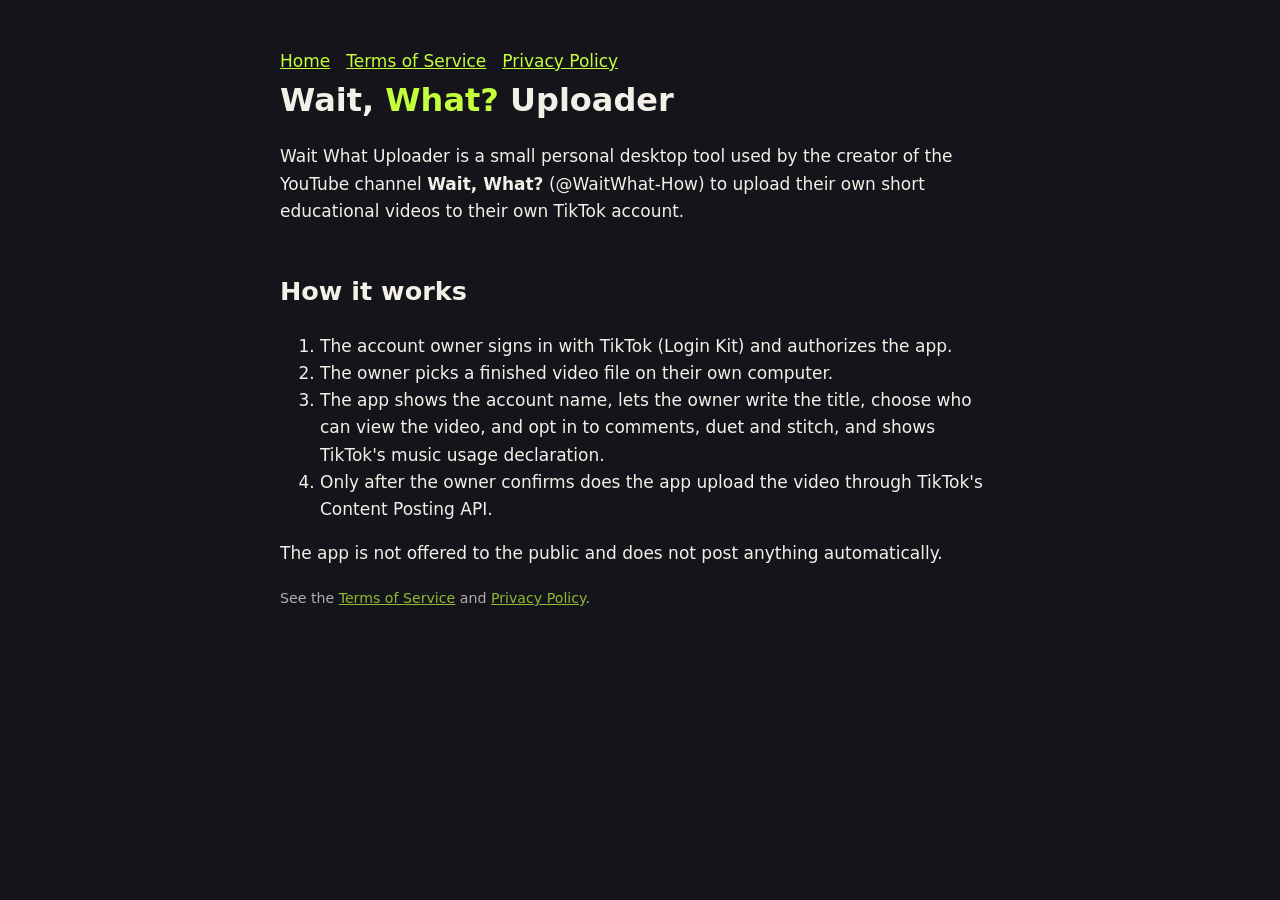
<file: index.html>
<!doctype html><html lang="en"><head><meta charset="utf-8"><meta name="viewport" content="width=device-width,initial-scale=1"><link rel="stylesheet" href="style.css"><title>Wait What Uploader</title></head><body><main><nav><a href="index.html">Home</a><a href="terms.html">Terms of Service</a><a href="privacy.html">Privacy Policy</a></nav>
<h1>Wait, <span>What?</span> Uploader</h1>
<p>Wait What Uploader is a small personal desktop tool used by the creator of the YouTube channel <strong>Wait, What?</strong> (@WaitWhat-How) to upload their own short educational videos to their own TikTok account.</p>
<h2>How it works</h2>
<ol><li>The account owner signs in with TikTok (Login Kit) and authorizes the app.</li>
<li>The owner picks a finished video file on their own computer.</li>
<li>The app shows the account name, lets the owner write the title, choose who can view the video, and opt in to comments, duet and stitch, and shows TikTok's music usage declaration.</li>
<li>Only after the owner confirms does the app upload the video through TikTok's Content Posting API.</li></ol>
<p>The app is not offered to the public and does not post anything automatically.</p>
<p><small>See the <a href="terms.html">Terms of Service</a> and <a href="privacy.html">Privacy Policy</a>.</small></p>
</main></body></html>
</file>
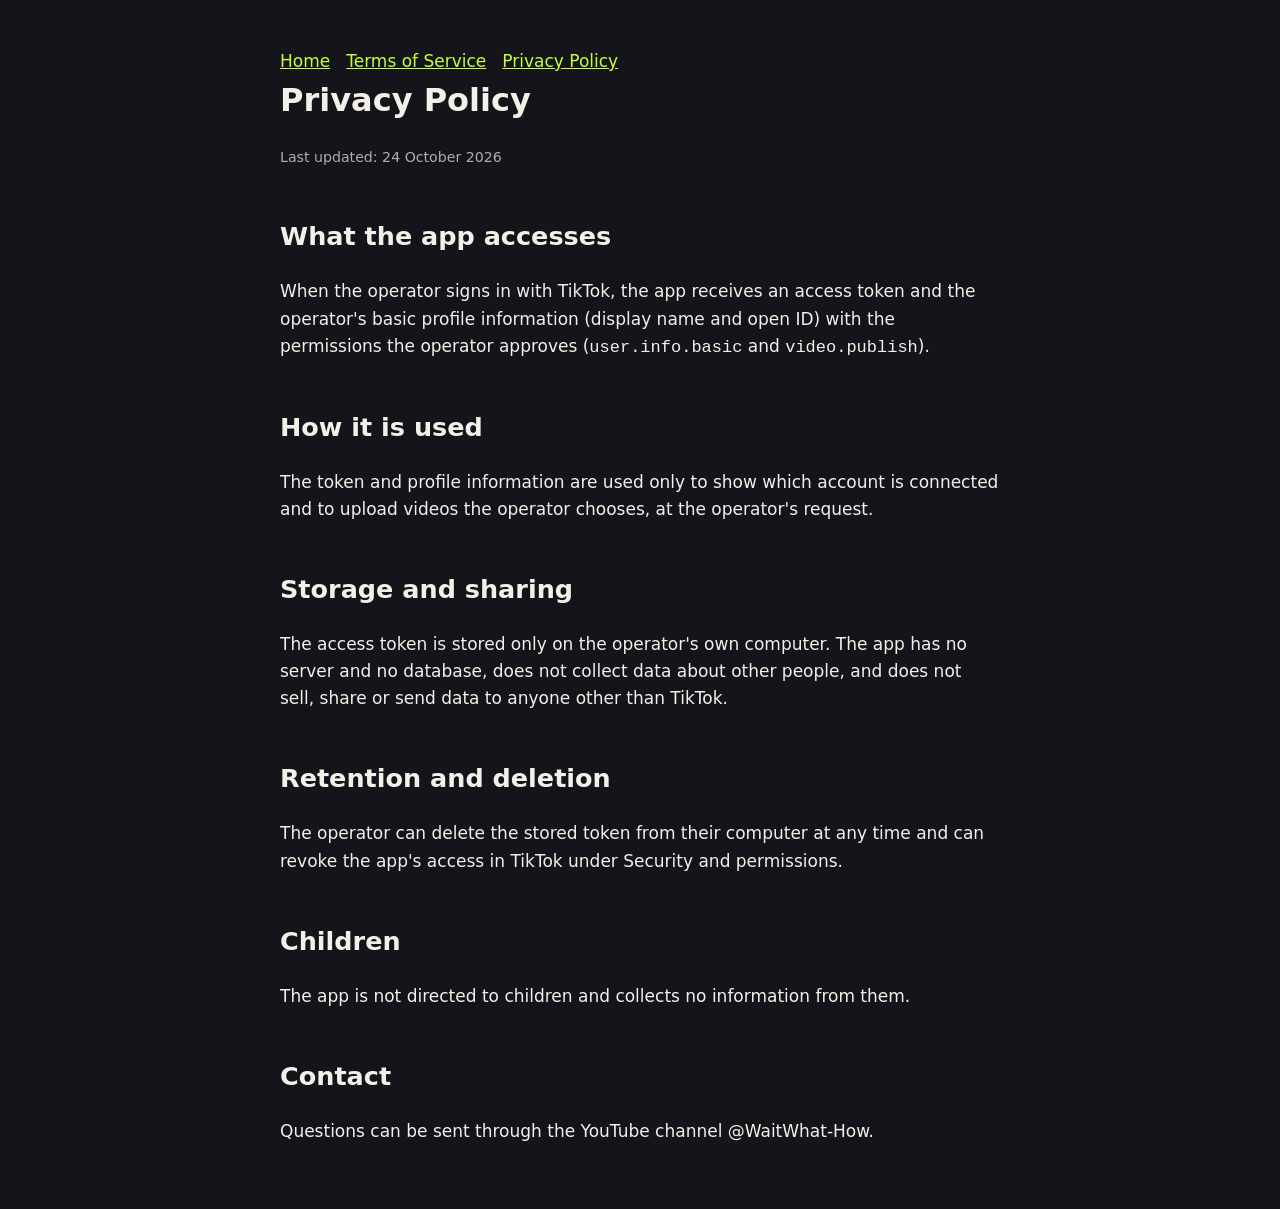
<file: privacy.html>
<!doctype html><html lang="en"><head><meta charset="utf-8"><meta name="viewport" content="width=device-width,initial-scale=1"><link rel="stylesheet" href="style.css"><title>Privacy Policy - Wait What Uploader</title></head><body><main><nav><a href="index.html">Home</a><a href="terms.html">Terms of Service</a><a href="privacy.html">Privacy Policy</a></nav>
<h1>Privacy Policy</h1><p><small>Last updated: 24 October 2026</small></p>
<h2>What the app accesses</h2><p>When the operator signs in with TikTok, the app receives an access token and the operator's basic profile information (display name and open ID) with the permissions the operator approves (<code>user.info.basic</code> and <code>video.publish</code>).</p>
<h2>How it is used</h2><p>The token and profile information are used only to show which account is connected and to upload videos the operator chooses, at the operator's request.</p>
<h2>Storage and sharing</h2><p>The access token is stored only on the operator's own computer. The app has no server and no database, does not collect data about other people, and does not sell, share or send data to anyone other than TikTok.</p>
<h2>Retention and deletion</h2><p>The operator can delete the stored token from their computer at any time and can revoke the app's access in TikTok under Security and permissions.</p>
<h2>Children</h2><p>The app is not directed to children and collects no information from them.</p>
<h2>Contact</h2><p>Questions can be sent through the YouTube channel @WaitWhat-How.</p>
</main></body></html>
</file>
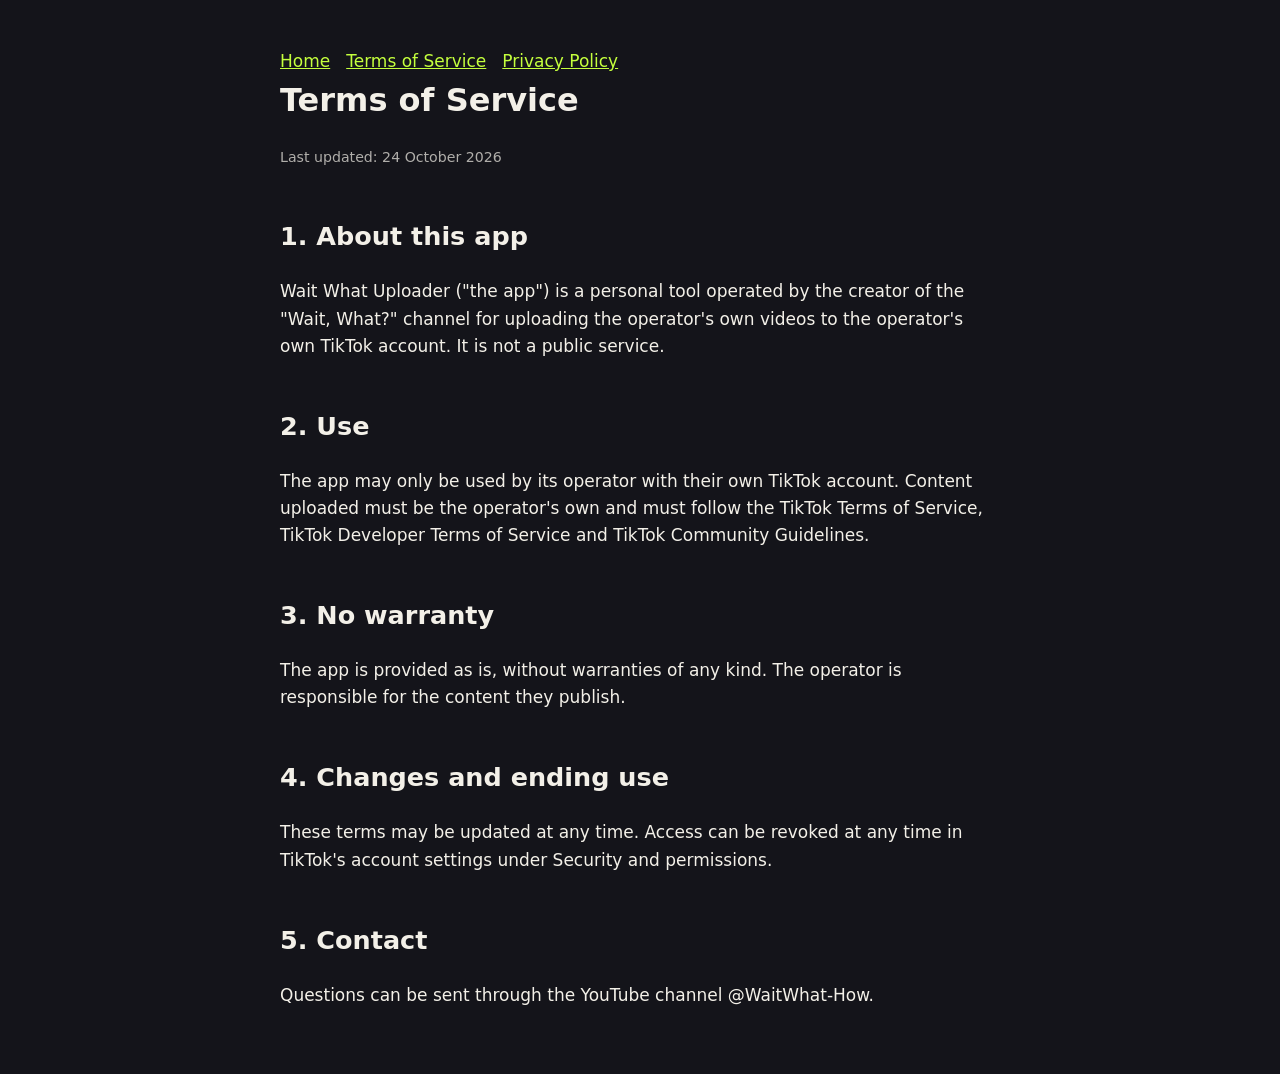
<file: terms.html>
<!doctype html><html lang="en"><head><meta charset="utf-8"><meta name="viewport" content="width=device-width,initial-scale=1"><link rel="stylesheet" href="style.css"><title>Terms of Service - Wait What Uploader</title></head><body><main><nav><a href="index.html">Home</a><a href="terms.html">Terms of Service</a><a href="privacy.html">Privacy Policy</a></nav>
<h1>Terms of Service</h1><p><small>Last updated: 24 October 2026</small></p>
<h2>1. About this app</h2><p>Wait What Uploader ("the app") is a personal tool operated by the creator of the "Wait, What?" channel for uploading the operator's own videos to the operator's own TikTok account. It is not a public service.</p>
<h2>2. Use</h2><p>The app may only be used by its operator with their own TikTok account. Content uploaded must be the operator's own and must follow the TikTok Terms of Service, TikTok Developer Terms of Service and TikTok Community Guidelines.</p>
<h2>3. No warranty</h2><p>The app is provided as is, without warranties of any kind. The operator is responsible for the content they publish.</p>
<h2>4. Changes and ending use</h2><p>These terms may be updated at any time. Access can be revoked at any time in TikTok's account settings under Security and permissions.</p>
<h2>5. Contact</h2><p>Questions can be sent through the YouTube channel @WaitWhat-How.</p>
</main></body></html>
</file>
<file: style.css>
body{margin:0;background:#14141A;color:#F3F0E8;font:17px/1.6 system-ui,Segoe UI,Arial,sans-serif}
main{max-width:720px;margin:0 auto;padding:48px 20px}
h1{font-size:2rem;margin:0 0 .5em}h1 span{color:#C4FF3D}
h2{margin-top:1.8em}a{color:#C4FF3D}nav a{margin-right:16px}
small{opacity:.7}
</file>
